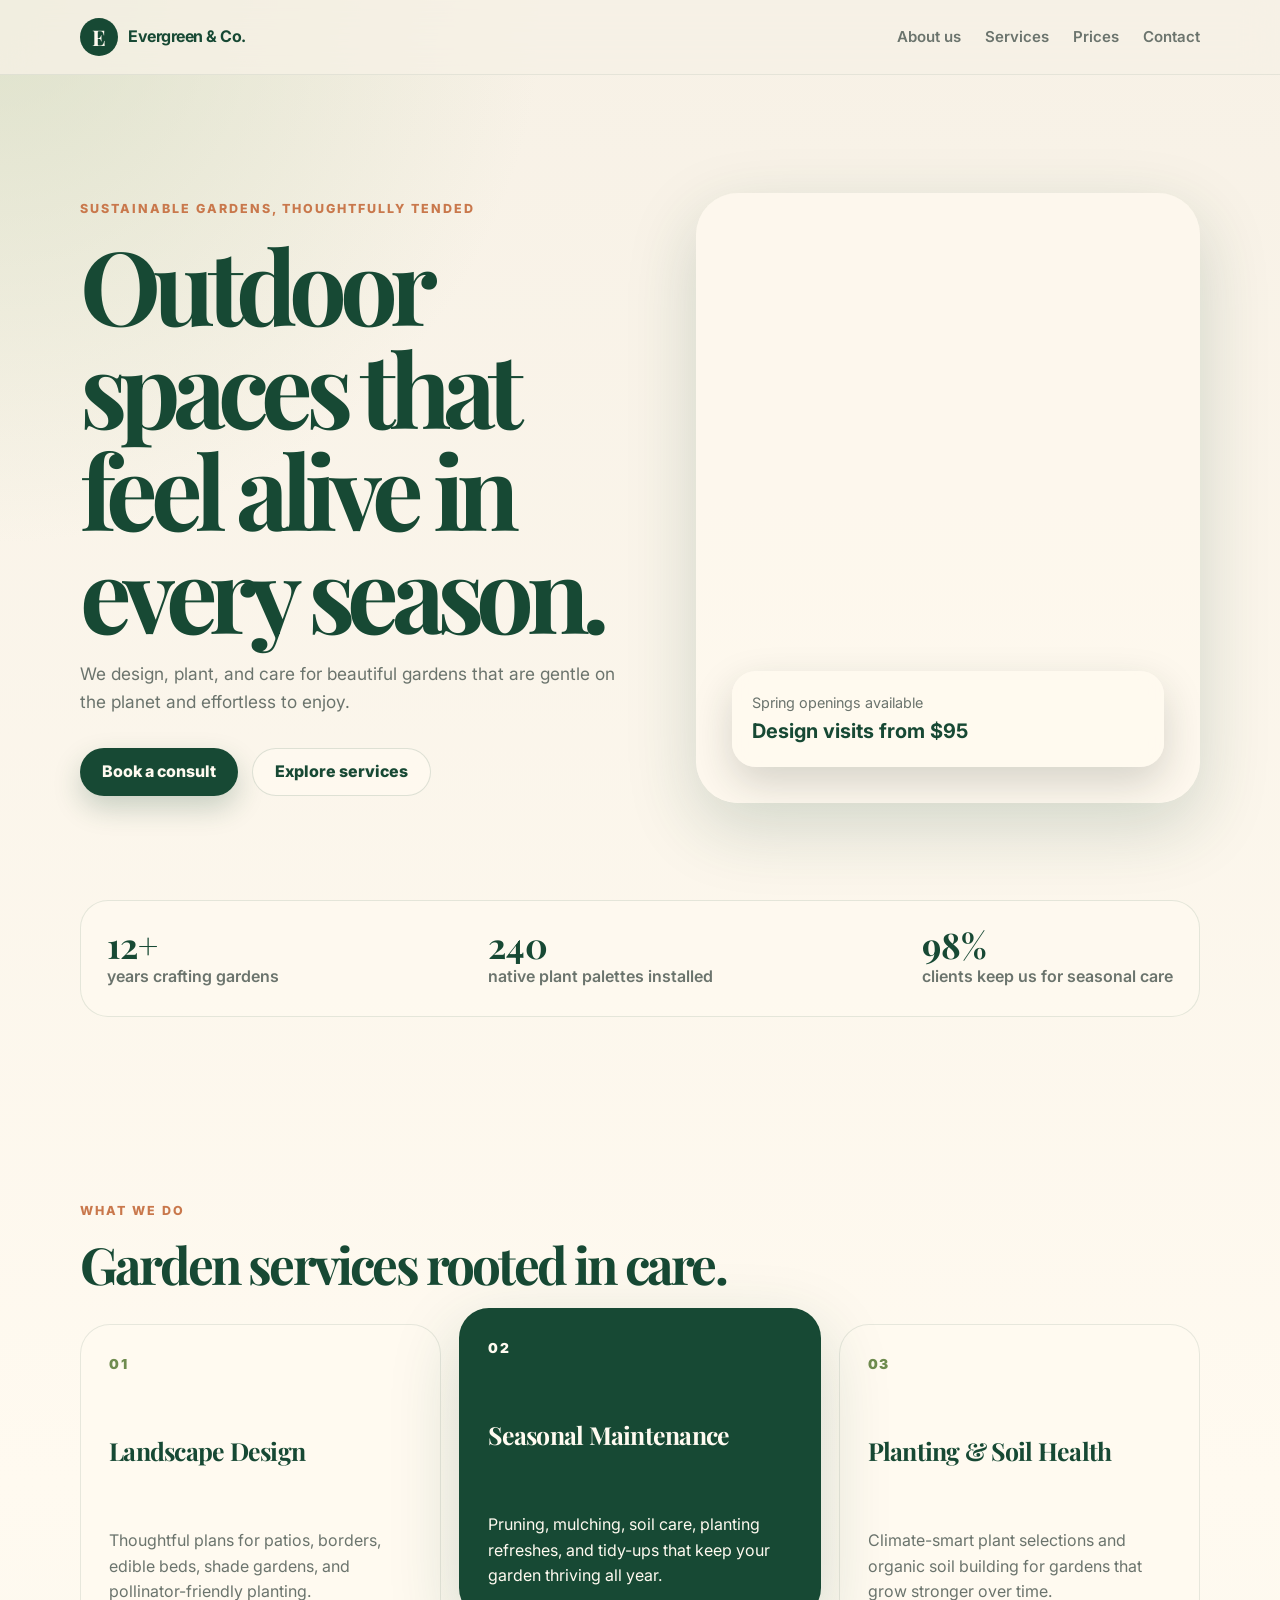
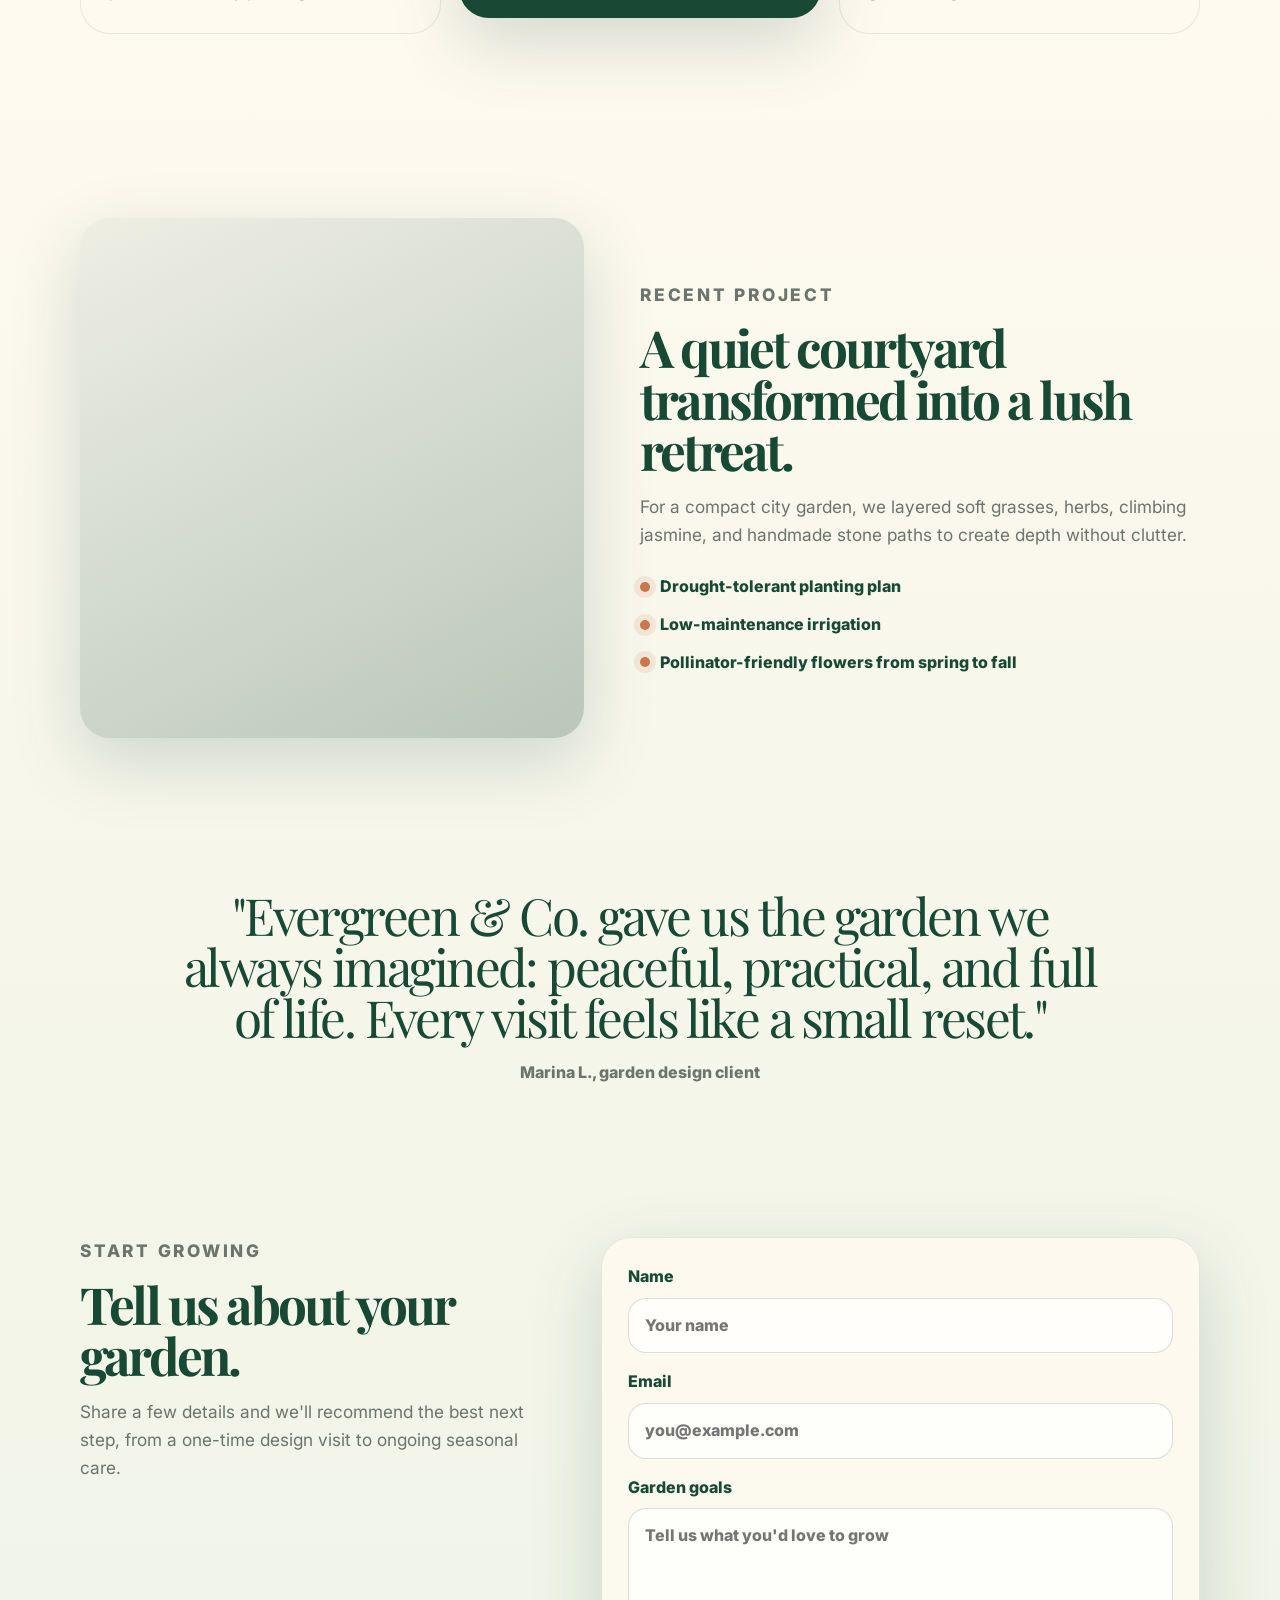
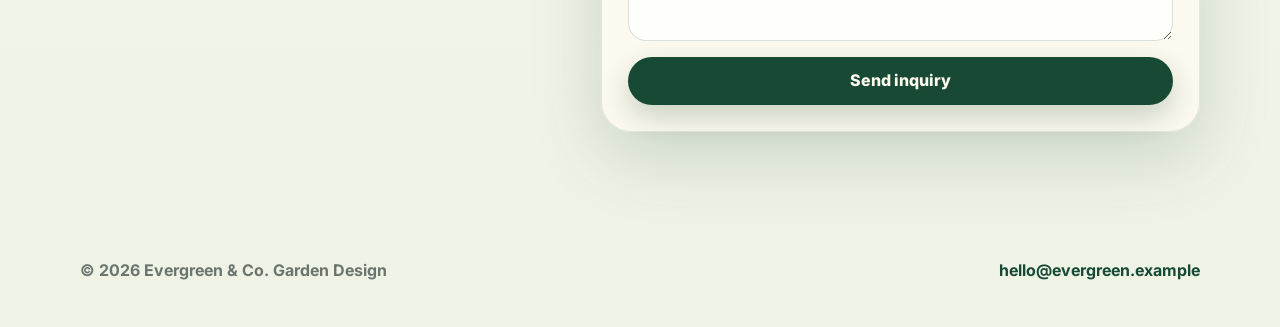
<file: index.html>
<!doctype html>
<html lang="en">
  <head>
    <meta charset="UTF-8" />
    <meta name="viewport" content="width=device-width, initial-scale=1.0" />
    <meta
      name="description"
      content="Evergreen & Co. creates calm, beautiful gardens with sustainable planting, seasonal care, and landscape design."
    />
    <title>Evergreen & Co. | Garden Design & Care</title>
    <link rel="preconnect" href="https://fonts.googleapis.com" />
    <link rel="preconnect" href="https://fonts.gstatic.com" crossorigin />
    <link
      href="https://fonts.googleapis.com/css2?family=Inter:wght@400;500;600;700&family=Playfair+Display:wght@600;700&display=swap"
      rel="stylesheet"
    />
    <link rel="stylesheet" href="styles.css" />
  </head>
  <body>
    <header class="site-header">
      <nav class="nav" aria-label="Main navigation">
        <a class="brand" href="index.html" aria-label="Evergreen & Co. home">
          <span class="brand-mark">E</span>
          <span>Evergreen & Co.</span>
        </a>
        <div class="nav-links">
          <a href="about.html">About us</a>
          <a href="index.html#services">Services</a>
          <a href="prices.html">Prices</a>
          <a href="index.html#contact">Contact</a>
        </div>
      </nav>
    </header>

    <main id="top">
      <section class="hero" aria-labelledby="hero-title">
        <div class="hero-copy">
          <p class="eyebrow">Sustainable gardens, thoughtfully tended</p>
          <h1 id="hero-title">
            Outdoor spaces that feel alive in every season.
          </h1>
          <p class="hero-text">
            We design, plant, and care for beautiful gardens that are gentle on
            the planet and effortless to enjoy.
          </p>
          <div class="hero-actions">
            <a class="button button-primary" href="#contact">Book a consult</a>
            <a class="button button-secondary" href="#services"
              >Explore services</a
            >
          </div>
        </div>
        <div class="hero-card" aria-label="Garden preview">
          <div class="hero-image"></div>
          <div class="floating-note">
            <span>Spring openings available</span>
            <strong>Design visits from $95</strong>
          </div>
        </div>
      </section>

      <section class="intro" aria-label="Company highlights">
        <article>
          <strong>12+</strong>
          <span>years crafting gardens</span>
        </article>
        <article>
          <strong>240</strong>
          <span>native plant palettes installed</span>
        </article>
        <article>
          <strong>98%</strong>
          <span>clients keep us for seasonal care</span>
        </article>
      </section>

      <section
        id="services"
        class="section services"
        aria-labelledby="services-title"
      >
        <div class="section-heading">
          <p class="eyebrow">What we do</p>
          <h2 id="services-title">Garden services rooted in care.</h2>
        </div>
        <div class="service-grid">
          <article class="service-card">
            <span class="icon">01</span>
            <h3>Landscape Design</h3>
            <p>
              Thoughtful plans for patios, borders, edible beds, shade gardens,
              and pollinator-friendly planting.
            </p>
          </article>
          <article class="service-card featured-card">
            <span class="icon">02</span>
            <h3>Seasonal Maintenance</h3>
            <p>
              Pruning, mulching, soil care, planting refreshes, and tidy-ups
              that keep your garden thriving all year.
            </p>
          </article>
          <article class="service-card">
            <span class="icon">03</span>
            <h3>Planting & Soil Health</h3>
            <p>
              Climate-smart plant selections and organic soil building for
              gardens that grow stronger over time.
            </p>
          </article>
        </div>
      </section>

      <section id="work" class="section split" aria-labelledby="work-title">
        <div class="work-panel"></div>
        <div class="split-copy">
          <p class="eyebrow">Recent project</p>
          <h2 id="work-title">
            A quiet courtyard transformed into a lush retreat.
          </h2>
          <p>
            For a compact city garden, we layered soft grasses, herbs, climbing
            jasmine, and handmade stone paths to create depth without clutter.
          </p>
          <ul class="check-list">
            <li>Drought-tolerant planting plan</li>
            <li>Low-maintenance irrigation</li>
            <li>Pollinator-friendly flowers from spring to fall</li>
          </ul>
        </div>
      </section>

      <section class="testimonial" aria-label="Customer testimonial">
        <blockquote>
          "Evergreen & Co. gave us the garden we always imagined: peaceful,
          practical, and full of life. Every visit feels like a small reset."
        </blockquote>
        <p>Marina L., garden design client</p>
      </section>

      <section
        id="contact"
        class="section contact"
        aria-labelledby="contact-title"
      >
        <div>
          <p class="eyebrow">Start growing</p>
          <h2 id="contact-title">Tell us about your garden.</h2>
          <p>
            Share a few details and we'll recommend the best next step, from a
            one-time design visit to ongoing seasonal care.
          </p>
        </div>
        <form
          class="contact-form"
          action="mailto:hello@evergreen.example"
          method="post"
          enctype="text/plain"
        >
          <label>
            Name
            <input type="text" name="name" placeholder="Your name" required />
          </label>
          <label>
            Email
            <input
              type="email"
              name="email"
              placeholder="you@example.com"
              required
            />
          </label>
          <label>
            Garden goals
            <textarea
              name="message"
              rows="4"
              placeholder="Tell us what you'd love to grow"
              required
            ></textarea>
          </label>
          <button class="button button-primary" type="submit">
            Send inquiry
          </button>
        </form>
      </section>
    </main>

    <footer class="footer">
      <p>&copy; 2026 Evergreen & Co. Garden Design</p>
      <a href="mailto:hello@evergreen.example">hello@evergreen.example</a>
    </footer>
  </body>
</html>
</file>
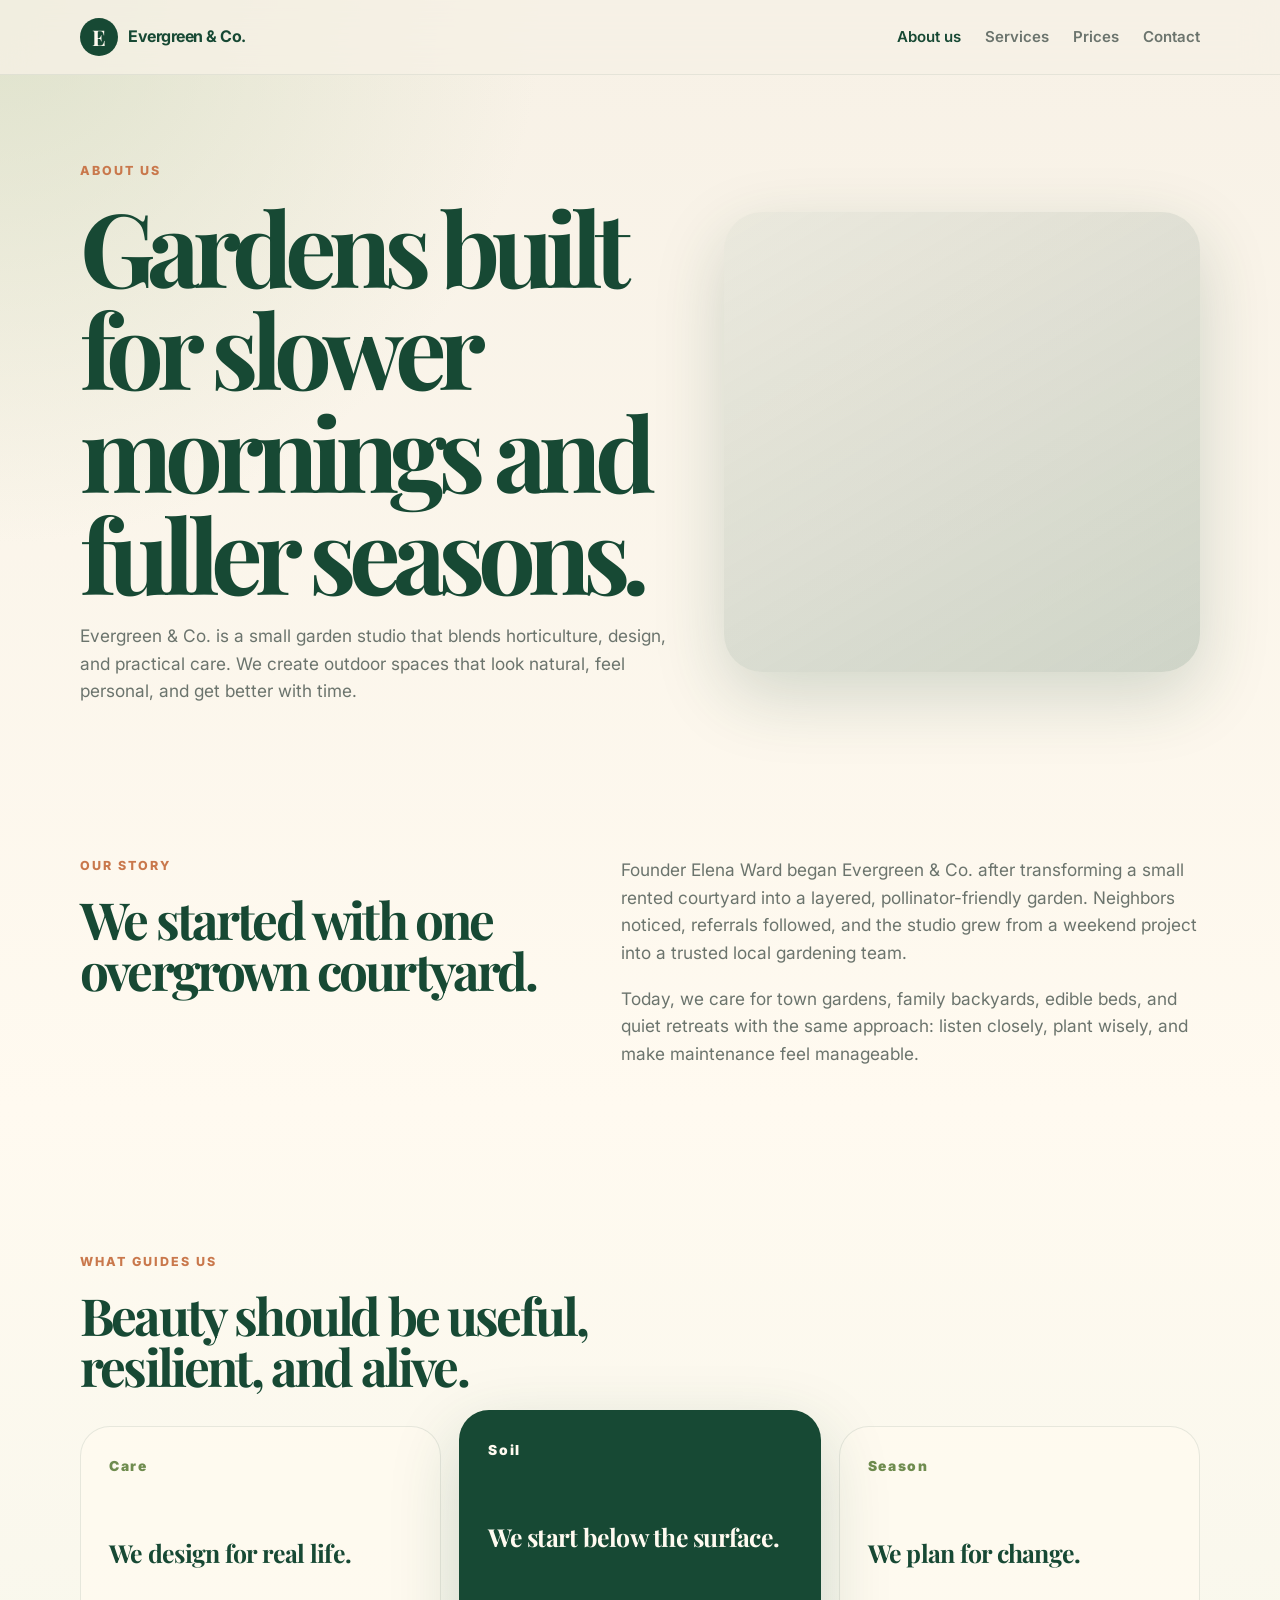
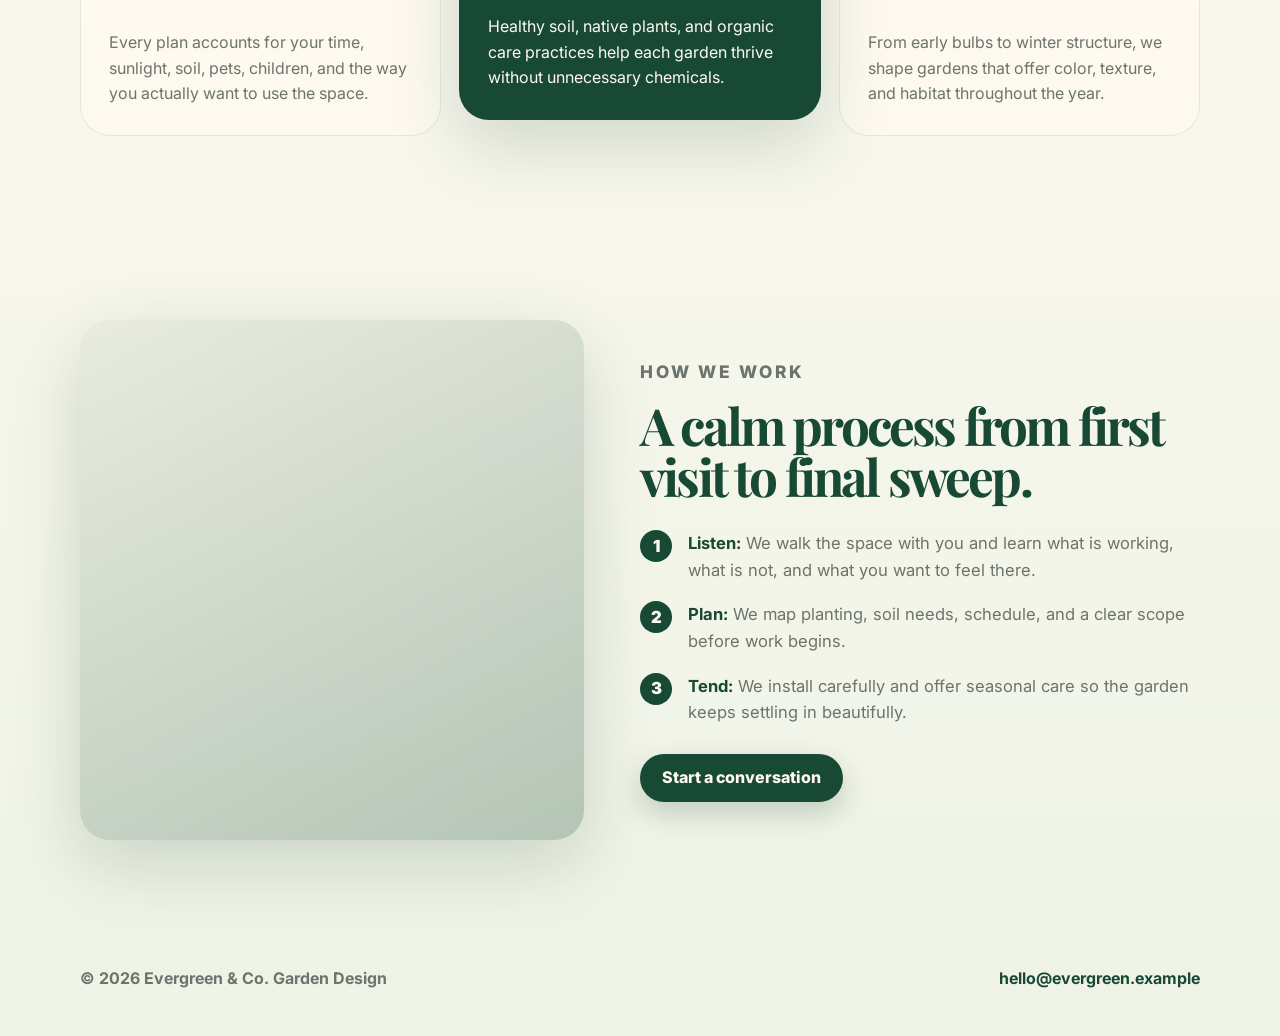
<file: about.html>
<!doctype html>
<html lang="en">
  <head>
    <meta charset="UTF-8" />
    <meta name="viewport" content="width=device-width, initial-scale=1.0" />
    <meta
      name="description"
      content="Learn about Evergreen & Co., a garden design and care studio focused on sustainable, welcoming outdoor spaces."
    />
    <title>About us | Evergreen & Co.</title>
    <link rel="preconnect" href="https://fonts.googleapis.com" />
    <link rel="preconnect" href="https://fonts.gstatic.com" crossorigin />
    <link
      href="https://fonts.googleapis.com/css2?family=Inter:wght@400;500;600;700&family=Playfair+Display:wght@600;700&display=swap"
      rel="stylesheet"
    />
    <link rel="stylesheet" href="styles.css" />
  </head>
  <body>
    <header class="site-header">
      <nav class="nav" aria-label="Main navigation">
        <a class="brand" href="index.html" aria-label="Evergreen & Co. home">
          <span class="brand-mark">E</span>
          <span>Evergreen & Co.</span>
        </a>
        <div class="nav-links">
          <a href="about.html" aria-current="page">About us</a>
          <a href="index.html#services">Services</a>
          <a href="prices.html">Prices</a>
          <a href="index.html#contact">Contact</a>
        </div>
      </nav>
    </header>

    <main>
      <section class="page-hero" aria-labelledby="about-title">
        <div>
          <p class="eyebrow">About us</p>
          <h1 id="about-title">
            Gardens built for slower mornings and fuller seasons.
          </h1>
          <p class="hero-text">
            Evergreen & Co. is a small garden studio that blends horticulture,
            design, and practical care. We create outdoor spaces that look
            natural, feel personal, and get better with time.
          </p>
        </div>
        <div
          class="page-hero-image about-image"
          role="img"
          aria-label="Gardeners tending a planted bed"
        ></div>
      </section>

      <section class="section story-grid" aria-labelledby="story-title">
        <div class="section-heading">
          <p class="eyebrow">Our story</p>
          <h2 id="story-title">We started with one overgrown courtyard.</h2>
        </div>
        <div class="story-copy">
          <p>
            Founder Elena Ward began Evergreen & Co. after transforming a small
            rented courtyard into a layered, pollinator-friendly garden.
            Neighbors noticed, referrals followed, and the studio grew from a
            weekend project into a trusted local gardening team.
          </p>
          <p>
            Today, we care for town gardens, family backyards, edible beds, and
            quiet retreats with the same approach: listen closely, plant wisely,
            and make maintenance feel manageable.
          </p>
        </div>
      </section>

      <section class="section values" aria-labelledby="values-title">
        <div class="section-heading">
          <p class="eyebrow">What guides us</p>
          <h2 id="values-title">
            Beauty should be useful, resilient, and alive.
          </h2>
        </div>
        <div class="value-grid">
          <article class="service-card">
            <span class="icon">Care</span>
            <h3>We design for real life.</h3>
            <p>
              Every plan accounts for your time, sunlight, soil, pets, children,
              and the way you actually want to use the space.
            </p>
          </article>
          <article class="service-card featured-card">
            <span class="icon">Soil</span>
            <h3>We start below the surface.</h3>
            <p>
              Healthy soil, native plants, and organic care practices help each
              garden thrive without unnecessary chemicals.
            </p>
          </article>
          <article class="service-card">
            <span class="icon">Season</span>
            <h3>We plan for change.</h3>
            <p>
              From early bulbs to winter structure, we shape gardens that offer
              color, texture, and habitat throughout the year.
            </p>
          </article>
        </div>
      </section>

      <section class="section split" aria-labelledby="approach-title">
        <div class="work-panel about-panel"></div>
        <div class="split-copy">
          <p class="eyebrow">How we work</p>
          <h2 id="approach-title">
            A calm process from first visit to final sweep.
          </h2>
          <ol class="process-list">
            <li>
              <strong>Listen:</strong> We walk the space with you and learn what
              is working, what is not, and what you want to feel there.
            </li>
            <li>
              <strong>Plan:</strong> We map planting, soil needs, schedule, and
              a clear scope before work begins.
            </li>
            <li>
              <strong>Tend:</strong> We install carefully and offer seasonal
              care so the garden keeps settling in beautifully.
            </li>
          </ol>
          <a class="button button-primary" href="index.html#contact"
            >Start a conversation</a
          >
        </div>
      </section>
    </main>

    <footer class="footer">
      <p>&copy; 2026 Evergreen & Co. Garden Design</p>
      <a href="mailto:hello@evergreen.example">hello@evergreen.example</a>
    </footer>
  </body>
</html>
</file>
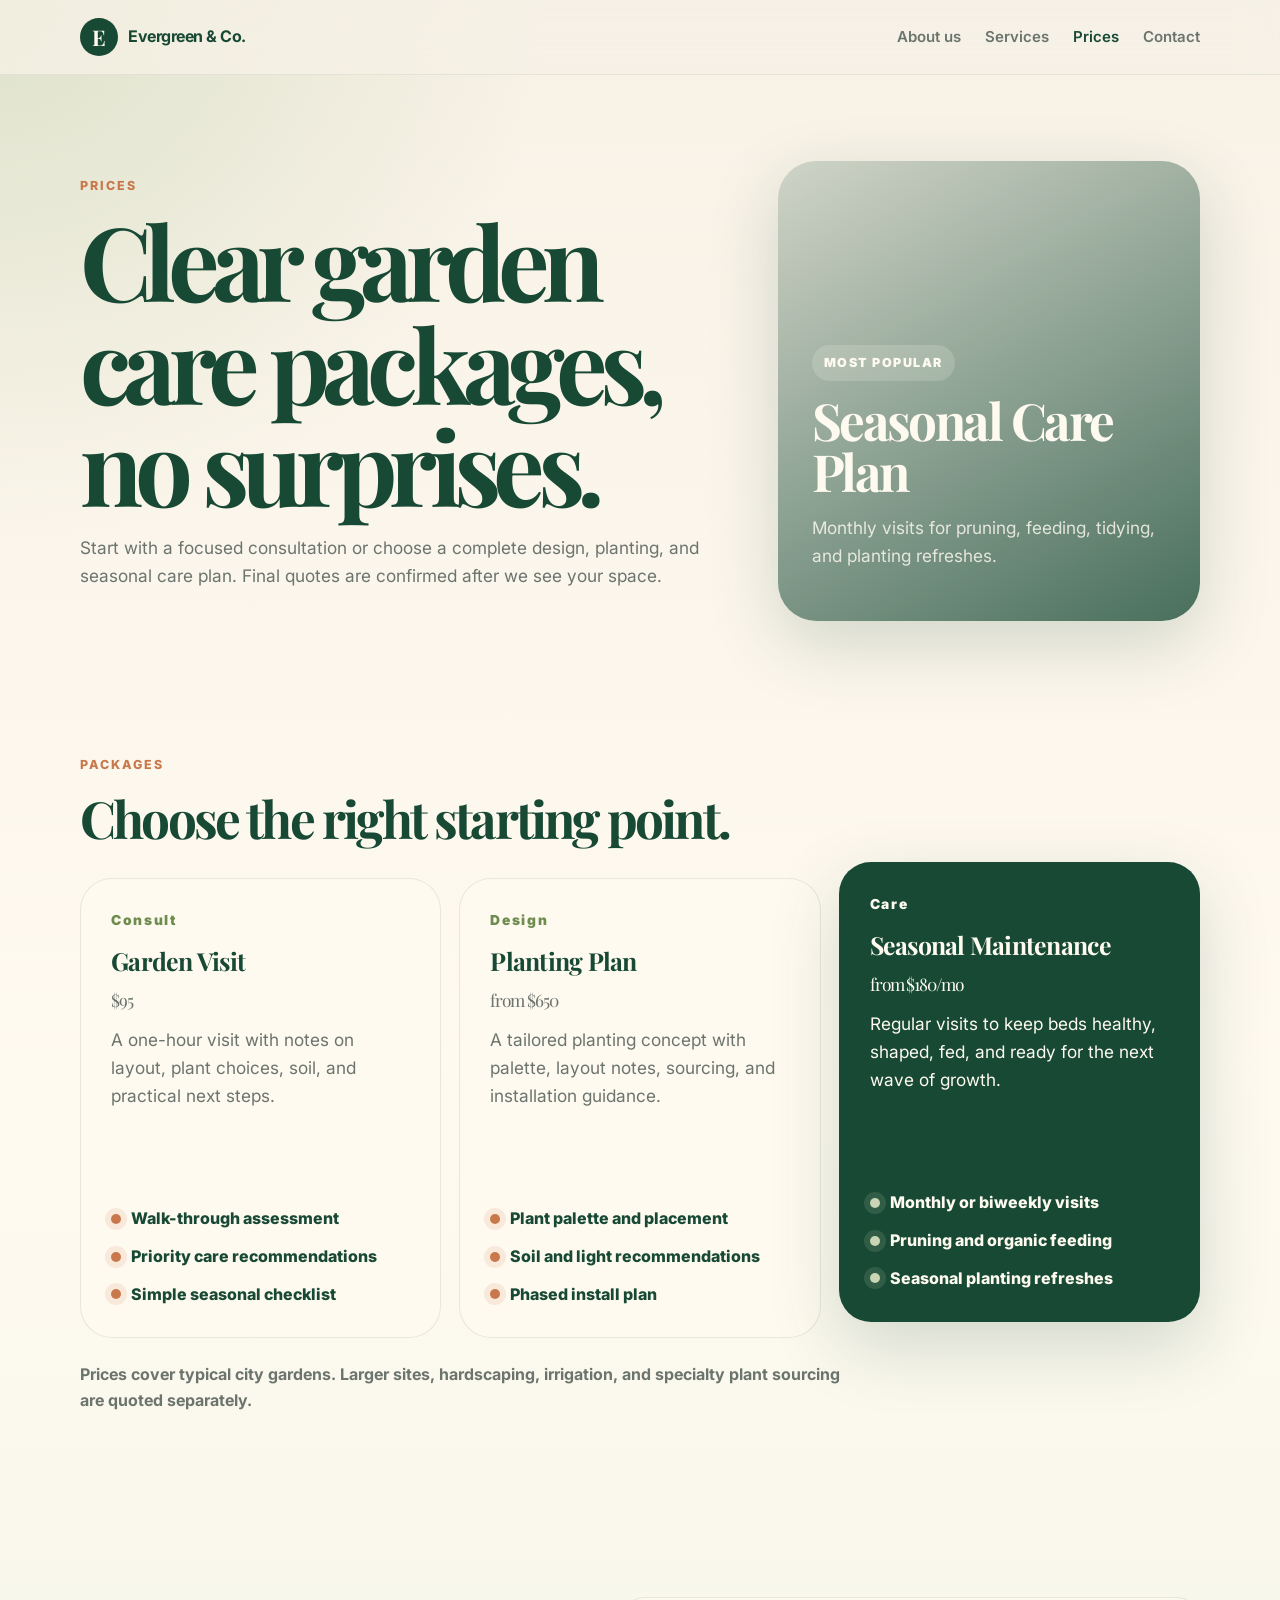
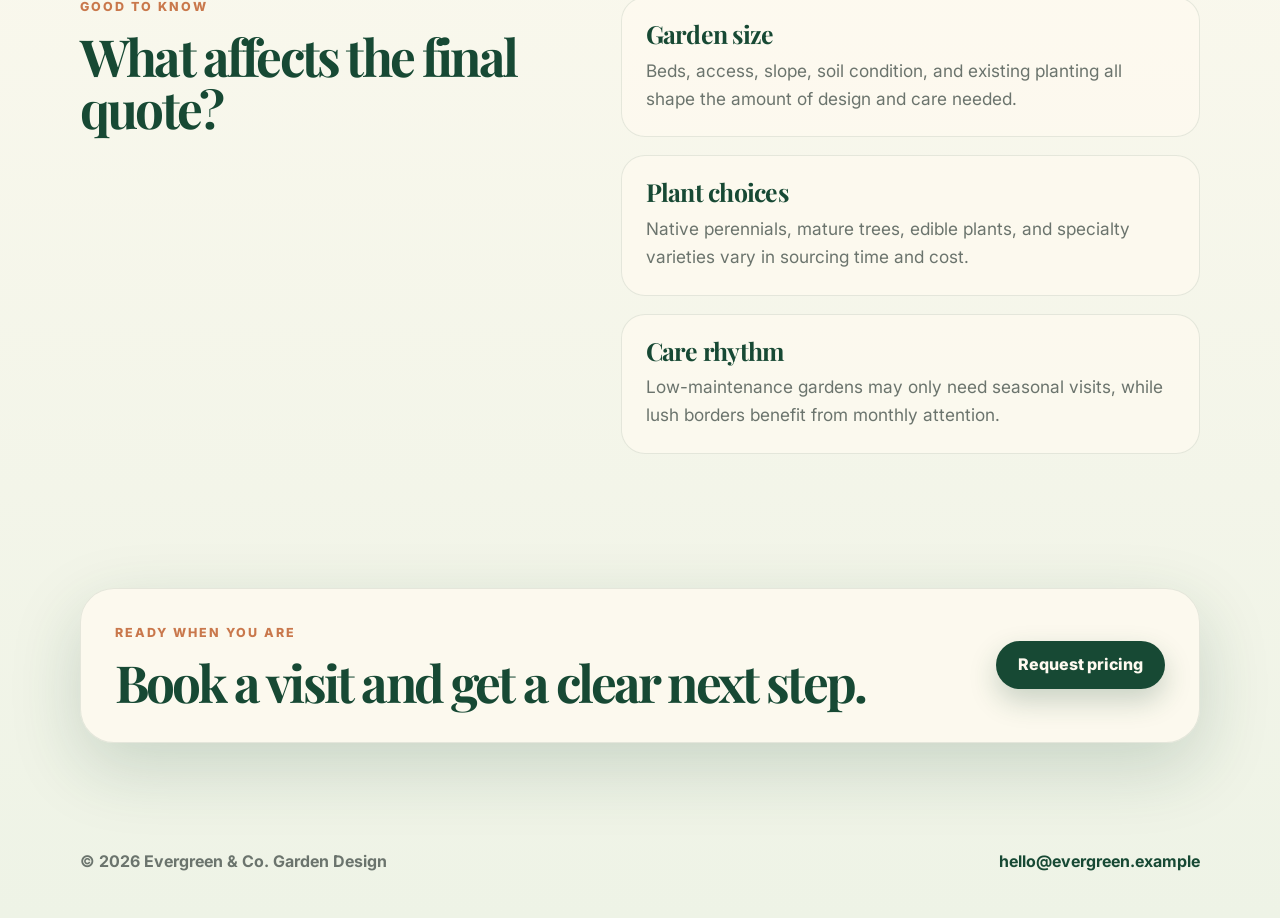
<file: prices.html>
<!doctype html>
<html lang="en">
  <head>
    <meta charset="UTF-8" />
    <meta name="viewport" content="width=device-width, initial-scale=1.0" />
    <meta
      name="description"
      content="Explore Evergreen & Co. garden design, planting, and seasonal maintenance prices."
    />
    <title>Prices | Evergreen & Co.</title>
    <link rel="preconnect" href="https://fonts.googleapis.com" />
    <link rel="preconnect" href="https://fonts.gstatic.com" crossorigin />
    <link
      href="https://fonts.googleapis.com/css2?family=Inter:wght@400;500;600;700&family=Playfair+Display:wght@600;700&display=swap"
      rel="stylesheet"
    />
    <link rel="stylesheet" href="styles.css" />
  </head>
  <body>
    <header class="site-header">
      <nav class="nav" aria-label="Main navigation">
        <a class="brand" href="index.html" aria-label="Evergreen & Co. home">
          <span class="brand-mark">E</span>
          <span>Evergreen & Co.</span>
        </a>
        <div class="nav-links">
          <a href="about.html">About us</a>
          <a href="index.html#services">Services</a>
          <a href="prices.html" aria-current="page">Prices</a>
          <a href="index.html#contact">Contact</a>
        </div>
      </nav>
    </header>

    <main>
      <section class="page-hero price-hero" aria-labelledby="prices-title">
        <div>
          <p class="eyebrow">Prices</p>
          <h1 id="prices-title">Clear garden care packages, no surprises.</h1>
          <p class="hero-text">
            Start with a focused consultation or choose a complete design,
            planting, and seasonal care plan. Final quotes are confirmed after
            we see your space.
          </p>
        </div>
        <div class="price-note">
          <span>Most popular</span>
          <strong>Seasonal Care Plan</strong>
          <p>
            Monthly visits for pruning, feeding, tidying, and planting
            refreshes.
          </p>
        </div>
      </section>

      <section class="section" aria-labelledby="packages-title">
        <div class="section-heading">
          <p class="eyebrow">Packages</p>
          <h2 id="packages-title">Choose the right starting point.</h2>
        </div>
        <div class="price-grid">
          <article class="price-card">
            <span class="icon">Consult</span>
            <h3>Garden Visit</h3>
            <p class="price">$95</p>
            <p>
              A one-hour visit with notes on layout, plant choices, soil, and
              practical next steps.
            </p>
            <ul class="check-list">
              <li>Walk-through assessment</li>
              <li>Priority care recommendations</li>
              <li>Simple seasonal checklist</li>
            </ul>
          </article>
          <article class="price-card">
            <span class="icon">Design</span>
            <h3>Planting Plan</h3>
            <p class="price">from $650</p>
            <p>
              A tailored planting concept with palette, layout notes, sourcing,
              and installation guidance.
            </p>
            <ul class="check-list">
              <li>Plant palette and placement</li>
              <li>Soil and light recommendations</li>
              <li>Phased install plan</li>
            </ul>
          </article>
          <article class="price-card featured-price">
            <span class="icon">Care</span>
            <h3>Seasonal Maintenance</h3>
            <p class="price">from $180/mo</p>
            <p>
              Regular visits to keep beds healthy, shaped, fed, and ready for
              the next wave of growth.
            </p>
            <ul class="check-list">
              <li>Monthly or biweekly visits</li>
              <li>Pruning and organic feeding</li>
              <li>Seasonal planting refreshes</li>
            </ul>
          </article>
        </div>
        <p class="fine-print">
          Prices cover typical city gardens. Larger sites, hardscaping,
          irrigation, and specialty plant sourcing are quoted separately.
        </p>
      </section>

      <section class="section faq-grid" aria-labelledby="pricing-notes-title">
        <div>
          <p class="eyebrow">Good to know</p>
          <h2 id="pricing-notes-title">What affects the final quote?</h2>
        </div>
        <div class="faq-list">
          <article>
            <h3>Garden size</h3>
            <p>
              Beds, access, slope, soil condition, and existing planting all
              shape the amount of design and care needed.
            </p>
          </article>
          <article>
            <h3>Plant choices</h3>
            <p>
              Native perennials, mature trees, edible plants, and specialty
              varieties vary in sourcing time and cost.
            </p>
          </article>
          <article>
            <h3>Care rhythm</h3>
            <p>
              Low-maintenance gardens may only need seasonal visits, while lush
              borders benefit from monthly attention.
            </p>
          </article>
        </div>
      </section>

      <section class="compact-cta" aria-label="Book a consultation">
        <div>
          <p class="eyebrow">Ready when you are</p>
          <h2>Book a visit and get a clear next step.</h2>
        </div>
        <a class="button button-primary" href="index.html#contact"
          >Request pricing</a
        >
      </section>
    </main>

    <footer class="footer">
      <p>&copy; 2026 Evergreen & Co. Garden Design</p>
      <a href="mailto:hello@evergreen.example">hello@evergreen.example</a>
    </footer>
  </body>
</html>
</file>
<file: styles.css>
:root {
  --cream: #f7f1e6;
  --paper: #fffaf0;
  --leaf: #174934;
  --moss: #6f8c4f;
  --sage: #c9d5b5;
  --clay: #c9784c;
  --ink: #1e2a23;
  --muted: #6b746d;
  --shadow: 0 24px 70px rgba(23, 73, 52, 0.18);
}

* {
  box-sizing: border-box;
}

html {
  scroll-behavior: smooth;
}

body {
  margin: 0;
  background:
    radial-gradient(
      circle at top left,
      rgba(201, 213, 181, 0.55),
      transparent 34rem
    ),
    linear-gradient(180deg, var(--cream), var(--paper) 42%, #eef3e6);
  color: var(--ink);
  font-family:
    Inter,
    system-ui,
    -apple-system,
    BlinkMacSystemFont,
    "Segoe UI",
    sans-serif;
  line-height: 1.6;
}

a {
  color: inherit;
  text-decoration: none;
}

img,
svg {
  display: block;
  max-width: 100%;
}

.site-header {
  position: sticky;
  top: 0;
  z-index: 10;
  backdrop-filter: blur(18px);
  background: rgba(247, 241, 230, 0.78);
  border-bottom: 1px solid rgba(23, 73, 52, 0.08);
}

.nav {
  width: min(1120px, calc(100% - 32px));
  margin: 0 auto;
  padding: 18px 0;
  display: flex;
  align-items: center;
  justify-content: space-between;
  gap: 24px;
}

.brand,
.nav-links,
.hero-actions,
.intro,
.check-list li {
  display: flex;
  align-items: center;
}

.brand {
  gap: 10px;
  font-weight: 700;
  color: var(--leaf);
  letter-spacing: -0.03em;
}

.brand-mark {
  width: 38px;
  height: 38px;
  display: grid;
  place-items: center;
  border-radius: 50%;
  color: var(--paper);
  background: var(--leaf);
  font-family: "Playfair Display", Georgia, serif;
  font-size: 1.35rem;
}

.nav-links {
  gap: 24px;
  color: var(--muted);
  font-size: 0.94rem;
  font-weight: 600;
}

.nav-links a:hover {
  color: var(--leaf);
}

.nav-links a[aria-current="page"] {
  color: var(--leaf);
}

.hero,
.section {
  width: min(1120px, calc(100% - 32px));
  margin: 0 auto;
}

.hero {
  min-height: calc(100vh - 75px);
  padding: 76px 0 56px;
  display: grid;
  grid-template-columns: minmax(0, 1fr) minmax(340px, 0.9fr);
  gap: 56px;
  align-items: center;
}

.eyebrow {
  margin: 0 0 14px;
  color: var(--clay);
  font-size: 0.78rem;
  font-weight: 800;
  letter-spacing: 0.16em;
  text-transform: uppercase;
}

h1,
h2,
h3,
blockquote {
  margin: 0;
  font-family: "Playfair Display", Georgia, serif;
  line-height: 1;
}

h1 {
  max-width: 720px;
  color: var(--leaf);
  font-size: clamp(3.6rem, 8vw, 7.8rem);
  letter-spacing: -0.075em;
}

h2 {
  color: var(--leaf);
  font-size: clamp(2.2rem, 4vw, 4.2rem);
  letter-spacing: -0.055em;
}

h3 {
  color: var(--leaf);
  font-size: 1.55rem;
  letter-spacing: -0.03em;
}

.hero-text,
.split-copy p,
.contact p,
.story-copy p,
.faq-list p,
.price-card p,
.price-note p {
  max-width: 620px;
  color: var(--muted);
  font-size: 1.08rem;
}

.hero-actions {
  flex-wrap: wrap;
  gap: 14px;
  margin-top: 32px;
}

.button {
  display: inline-flex;
  align-items: center;
  justify-content: center;
  min-height: 48px;
  padding: 0 22px;
  border: 0;
  border-radius: 999px;
  font: inherit;
  font-weight: 800;
  cursor: pointer;
  transition:
    transform 180ms ease,
    box-shadow 180ms ease,
    background 180ms ease;
}

.button:hover {
  transform: translateY(-2px);
}

.button-primary {
  color: var(--paper);
  background: var(--leaf);
  box-shadow: 0 12px 28px rgba(23, 73, 52, 0.22);
}

.button-primary:hover {
  background: #0f3d2b;
}

.button-secondary {
  color: var(--leaf);
  background: rgba(255, 250, 240, 0.78);
  border: 1px solid rgba(23, 73, 52, 0.14);
}

.hero-card {
  position: relative;
  min-height: 610px;
  padding: 18px;
  border-radius: 42px;
  background: rgba(255, 250, 240, 0.7);
  box-shadow: var(--shadow);
  overflow: hidden;
}

.page-hero {
  width: min(1120px, calc(100% - 32px));
  margin: 0 auto;
  padding: 86px 0 42px;
  display: grid;
  grid-template-columns: minmax(0, 1fr) minmax(320px, 0.8fr);
  gap: 48px;
  align-items: center;
}

.page-hero-image,
.price-note {
  min-height: 460px;
  border-radius: 38px;
  box-shadow: var(--shadow);
}

.page-hero-image {
  background:
    linear-gradient(150deg, rgba(23, 73, 52, 0.06), rgba(23, 73, 52, 0.2)),
    url("https://images.unsplash.com/photo-1591857177580-dc82b9ac4e1e?auto=format&fit=crop&w=1200&q=80")
      center/cover;
}

.about-panel {
  background:
    linear-gradient(150deg, rgba(23, 73, 52, 0.06), rgba(23, 73, 52, 0.24)),
    url("https://images.unsplash.com/photo-1598902108854-10e335adac99?auto=format&fit=crop&w=1200&q=80")
      center/cover;
}

.price-hero {
  grid-template-columns: minmax(0, 1fr) minmax(300px, 0.65fr);
}

.price-note {
  padding: 34px;
  display: flex;
  flex-direction: column;
  justify-content: flex-end;
  color: var(--paper);
  background:
    linear-gradient(150deg, rgba(23, 73, 52, 0.18), rgba(23, 73, 52, 0.78)),
    url("https://images.unsplash.com/photo-1523348837708-15d4a09cfac2?auto=format&fit=crop&w=1200&q=80")
      center/cover;
}

.price-note span {
  width: fit-content;
  margin-bottom: 14px;
  padding: 8px 12px;
  border-radius: 999px;
  background: rgba(255, 250, 240, 0.16);
  font-size: 0.78rem;
  font-weight: 900;
  letter-spacing: 0.12em;
  text-transform: uppercase;
}

.price-note strong {
  font-family: "Playfair Display", Georgia, serif;
  font-size: clamp(2rem, 4vw, 3.5rem);
  line-height: 1;
  letter-spacing: -0.05em;
}

.price-note p {
  color: rgba(255, 250, 240, 0.82);
}

.hero-image,
.work-panel {
  min-height: 100%;
  border-radius: 30px;
  background:
    linear-gradient(150deg, rgba(23, 73, 52, 0.08), rgba(23, 73, 52, 0.08)),
    url("https://images.unsplash.com/photo-1416879595882-3373a0480b5b?auto=format&fit=crop&w=1200&q=80")
      center/cover;
}

.floating-note {
  position: absolute;
  left: 36px;
  right: 36px;
  bottom: 36px;
  padding: 20px;
  border-radius: 24px;
  background: rgba(255, 250, 240, 0.88);
  box-shadow: 0 16px 42px rgba(30, 42, 35, 0.18);
  backdrop-filter: blur(14px);
}

.floating-note span,
.floating-note strong {
  display: block;
}

.floating-note span {
  color: var(--muted);
  font-size: 0.9rem;
}

.floating-note strong {
  color: var(--leaf);
  font-size: 1.25rem;
}

.intro {
  width: min(1120px, calc(100% - 32px));
  margin: 0 auto 92px;
  justify-content: space-between;
  gap: 16px;
  padding: 26px;
  border: 1px solid rgba(23, 73, 52, 0.11);
  border-radius: 28px;
  background: rgba(255, 250, 240, 0.66);
}

.intro article {
  display: grid;
  gap: 2px;
}

.intro strong {
  color: var(--leaf);
  font-family: "Playfair Display", Georgia, serif;
  font-size: 2.2rem;
  line-height: 1;
}

.intro span {
  color: var(--muted);
  font-weight: 600;
}

.section {
  padding: 92px 0;
}

.section-heading {
  display: grid;
  gap: 4px;
  max-width: 680px;
  margin-bottom: 34px;
}

.story-grid,
.faq-grid {
  display: grid;
  grid-template-columns: minmax(0, 0.85fr) minmax(0, 1fr);
  gap: 48px;
  align-items: start;
}

.story-copy,
.faq-list {
  display: grid;
  gap: 18px;
}

.story-copy p,
.faq-list p {
  margin: 0;
}

.service-grid {
  display: grid;
  grid-template-columns: repeat(3, minmax(0, 1fr));
  gap: 18px;
}

.value-grid,
.price-grid {
  display: grid;
  grid-template-columns: repeat(3, minmax(0, 1fr));
  gap: 18px;
}

.service-card {
  min-height: 310px;
  padding: 28px;
  display: flex;
  flex-direction: column;
  justify-content: space-between;
  gap: 28px;
  border-radius: 30px;
  background: rgba(255, 250, 240, 0.78);
  border: 1px solid rgba(23, 73, 52, 0.1);
}

.service-card p {
  margin: 0;
  color: var(--muted);
}

.featured-card {
  color: var(--paper);
  background: var(--leaf);
  transform: translateY(-16px);
  box-shadow: var(--shadow);
}

.featured-card h3,
.featured-card p,
.featured-card .icon {
  color: var(--paper);
}

.icon {
  color: var(--moss);
  font-size: 0.86rem;
  font-weight: 900;
  letter-spacing: 0.12em;
}

.split {
  display: grid;
  grid-template-columns: minmax(0, 0.9fr) minmax(0, 1fr);
  gap: 56px;
  align-items: center;
}

.work-panel {
  min-height: 520px;
  box-shadow: var(--shadow);
  background:
    linear-gradient(150deg, rgba(23, 73, 52, 0.06), rgba(23, 73, 52, 0.28)),
    url("https://images.unsplash.com/photo-1585320806297-9794b3e4eeae?auto=format&fit=crop&w=1200&q=80")
      center/cover;
}

.check-list {
  display: grid;
  gap: 12px;
  padding: 0;
  margin: 26px 0 0;
  list-style: none;
}

.check-list li {
  gap: 10px;
  color: var(--leaf);
  font-weight: 800;
}

.check-list li::before {
  content: "";
  width: 10px;
  height: 10px;
  border-radius: 50%;
  background: var(--clay);
  box-shadow: 0 0 0 6px rgba(201, 120, 76, 0.13);
}

.process-list {
  display: grid;
  gap: 18px;
  padding: 0;
  margin: 28px 0;
  list-style: none;
  counter-reset: process;
}

.process-list li {
  position: relative;
  padding-left: 48px;
  color: var(--muted);
  font-size: 1.04rem;
}

.process-list li::before {
  counter-increment: process;
  content: counter(process);
  position: absolute;
  left: 0;
  top: 0;
  width: 32px;
  height: 32px;
  display: grid;
  place-items: center;
  border-radius: 50%;
  color: var(--paper);
  background: var(--leaf);
  font-weight: 900;
}

.process-list strong {
  color: var(--leaf);
}

.price-card {
  min-height: 460px;
  padding: 30px;
  display: flex;
  flex-direction: column;
  gap: 18px;
  border-radius: 32px;
  background: rgba(255, 250, 240, 0.78);
  border: 1px solid rgba(23, 73, 52, 0.1);
}

.featured-price {
  background: var(--leaf);
  box-shadow: var(--shadow);
  transform: translateY(-16px);
}

.featured-price h3,
.featured-price p,
.featured-price .icon,
.featured-price .price,
.featured-price .check-list li {
  color: var(--paper);
}

.featured-price .check-list li::before {
  background: var(--sage);
  box-shadow: 0 0 0 6px rgba(201, 213, 181, 0.14);
}

.price {
  margin: 0;
  color: var(--leaf);
  font-family: "Playfair Display", Georgia, serif;
  font-size: clamp(2.4rem, 5vw, 4rem);
  line-height: 0.95;
  letter-spacing: -0.06em;
}

.price-card p:not(.price) {
  margin: 0;
}

.price-card .check-list {
  margin-top: auto;
}

.fine-print {
  max-width: 760px;
  margin: 24px 0 0;
  color: var(--muted);
  font-weight: 700;
}

.faq-list article {
  padding: 24px;
  border-radius: 24px;
  background: rgba(255, 250, 240, 0.66);
  border: 1px solid rgba(23, 73, 52, 0.1);
}

.faq-list h3 {
  margin-bottom: 10px;
}

.compact-cta {
  width: min(1120px, calc(100% - 32px));
  margin: 42px auto 72px;
  padding: 34px;
  display: flex;
  align-items: center;
  justify-content: space-between;
  gap: 24px;
  border-radius: 34px;
  background: rgba(255, 250, 240, 0.78);
  border: 1px solid rgba(23, 73, 52, 0.1);
  box-shadow: var(--shadow);
}

.testimonial {
  width: min(920px, calc(100% - 32px));
  margin: 60px auto;
  text-align: center;
}

.testimonial blockquote {
  color: var(--leaf);
  font-size: clamp(2rem, 4vw, 4rem);
  letter-spacing: -0.05em;
}

.testimonial p {
  color: var(--muted);
  font-weight: 800;
}

.contact {
  display: grid;
  grid-template-columns: minmax(0, 0.8fr) minmax(300px, 1fr);
  gap: 42px;
  align-items: start;
}

.contact-form {
  display: grid;
  gap: 16px;
  padding: 26px;
  border-radius: 30px;
  background: rgba(255, 250, 240, 0.78);
  border: 1px solid rgba(23, 73, 52, 0.1);
  box-shadow: var(--shadow);
}

label {
  display: grid;
  gap: 8px;
  color: var(--leaf);
  font-weight: 800;
}

input,
textarea {
  width: 100%;
  border: 1px solid rgba(23, 73, 52, 0.16);
  border-radius: 18px;
  padding: 14px 16px;
  background: rgba(255, 255, 255, 0.72);
  color: var(--ink);
  font: inherit;
  outline: none;
}

input:focus,
textarea:focus {
  border-color: var(--moss);
  box-shadow: 0 0 0 4px rgba(111, 140, 79, 0.16);
}

textarea {
  resize: vertical;
}

.footer {
  width: min(1120px, calc(100% - 32px));
  margin: 0 auto;
  padding: 34px 0 44px;
  display: flex;
  justify-content: space-between;
  gap: 18px;
  color: var(--muted);
  font-weight: 700;
}

.footer p {
  margin: 0;
}

.footer a {
  color: var(--leaf);
}

@media (max-width: 860px) {
  .nav {
    align-items: flex-start;
    flex-direction: column;
  }

  .hero,
  .page-hero,
  .split,
  .contact,
  .story-grid,
  .faq-grid {
    grid-template-columns: 1fr;
  }

  .hero {
    min-height: auto;
    padding-top: 52px;
  }

  .hero-card,
  .page-hero-image,
  .price-note,
  .work-panel {
    min-height: 430px;
  }

  .intro,
  .footer {
    align-items: flex-start;
    flex-direction: column;
  }

  .service-grid {
    grid-template-columns: 1fr;
  }

  .value-grid,
  .price-grid {
    grid-template-columns: 1fr;
  }

  .featured-card,
  .featured-price {
    transform: none;
  }

  .compact-cta {
    align-items: flex-start;
    flex-direction: column;
  }
}

@media (max-width: 540px) {
  .nav-links {
    width: 100%;
    justify-content: space-between;
    gap: 12px;
  }

  .hero,
  .page-hero,
  .section {
    width: min(100% - 24px, 1120px);
  }

  .hero-actions,
  .button {
    width: 100%;
  }

  .hero-card,
  .page-hero-image,
  .price-note,
  .work-panel {
    min-height: 360px;
    border-radius: 28px;
  }

  .page-hero {
    padding-top: 52px;
  }

  .floating-note {
    left: 24px;
    right: 24px;
    bottom: 24px;
  }

  .section {
    padding: 64px 0;
  }
}
</file>
